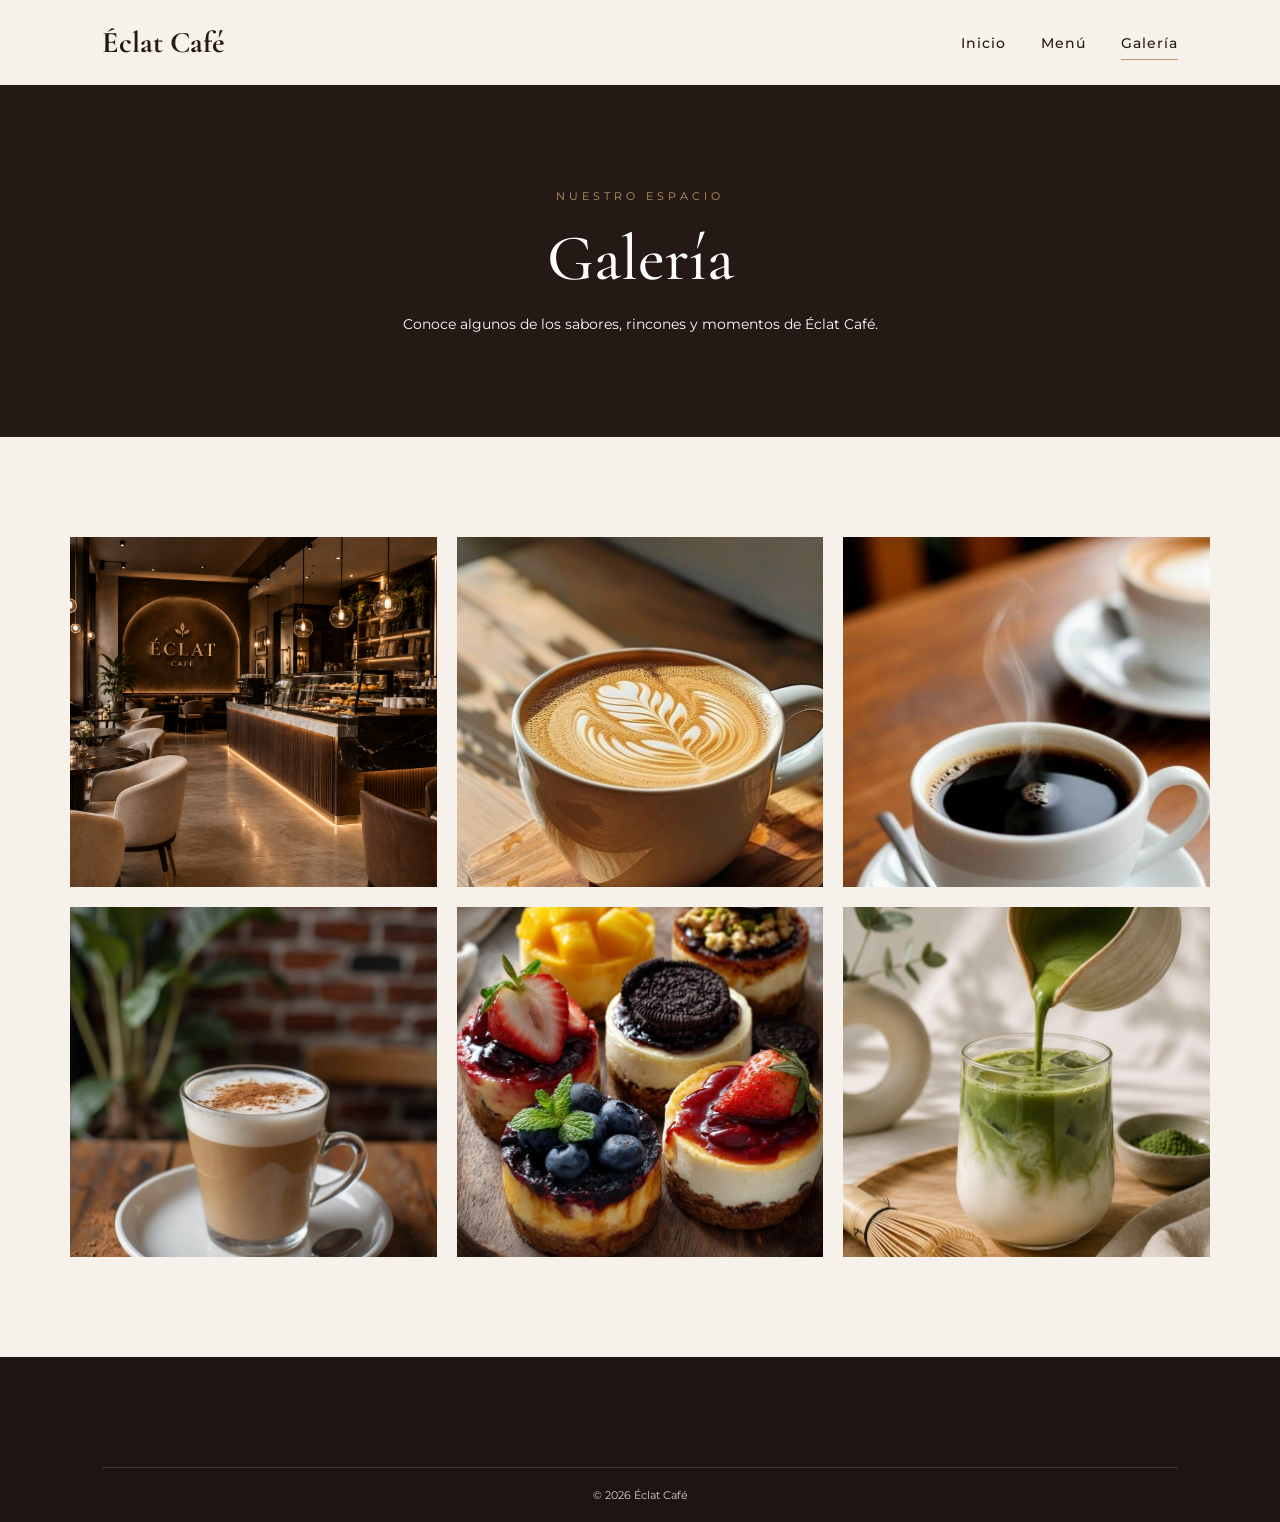
<file: galeria.html>
<!DOCTYPE html>
<html lang="es">
<head>
    <meta charset="UTF-8">
    <meta name="viewport" content="width=device-width, initial-scale=1.0">

    <title>Éclat Café | Galería</title>

    <link rel="stylesheet" href="css/estilos.css">
</head>

<body>

<header class="header">

    <a href="index.html" class="logo">
        Éclat Café
    </a>

    <nav class="navbar">
        <a href="index.html">Inicio</a>
        <a href="menu.html">Menú</a>
        <a href="galeria.html" class="activo">Galería</a>
    </nav>

</header>

<main>

    <section class="encabezado-pagina">

        <span>NUESTRO ESPACIO</span>

        <h1>Galería</h1>

        <p>
            Conoce algunos de los sabores,
            rincones y momentos de Éclat Café.
        </p>

    </section>

    <section class="galeria">

        <img src="img/Interior.png" alt="Interior de la cafetería">

        <img src="img/Latte.jfif" alt="Café latte">

        <img src="img/Americano.jfif" alt="Capuccino">

        <img src="img/Capuchino.jfif" alt="Café">

        <img src="img/Postres.jfif" alt="Postre">

        <img src="img/Matcha Latte.jfif" alt="Zona de cafetería">

    </section>

</main>

<footer>

    <div class="copyright">
        © 2026 Éclat Café
    </div>

</footer>

</body>
</html>
</file>
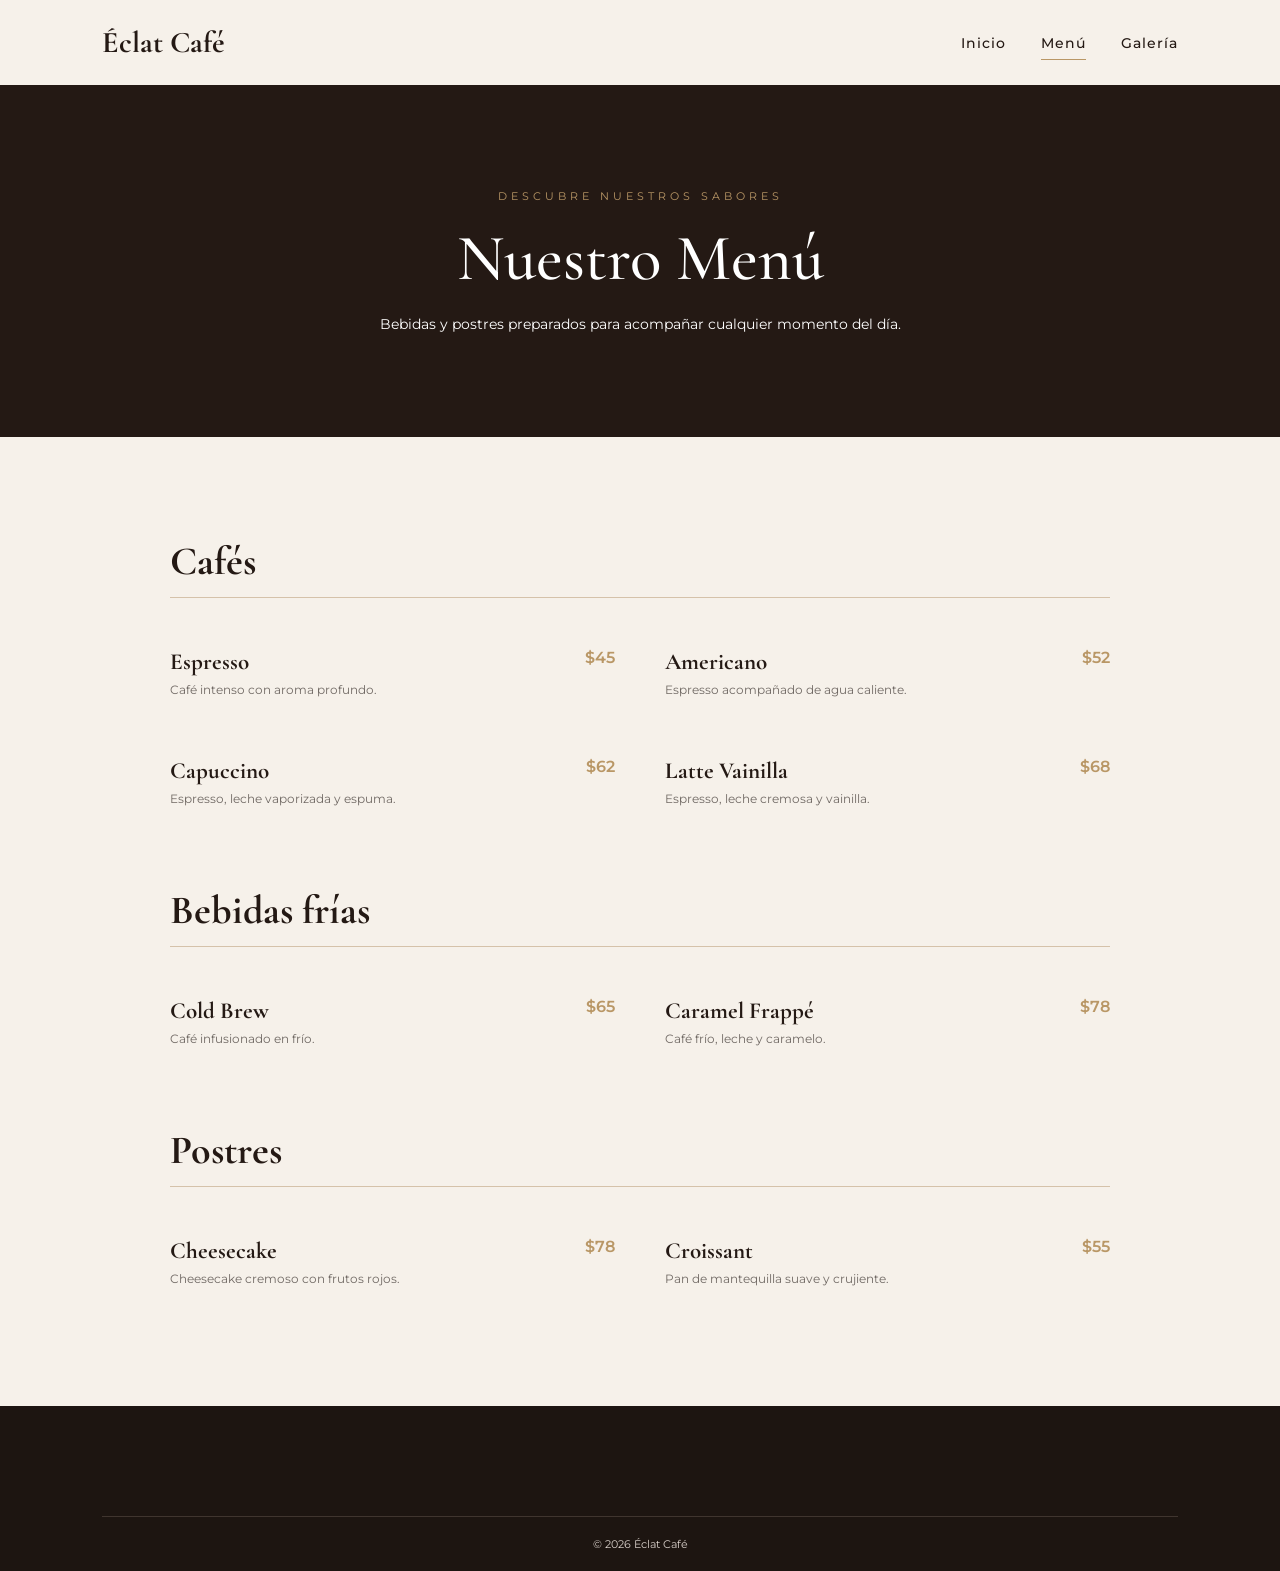
<file: menu.html>
<!DOCTYPE html>
<html lang="es">
<head>
<meta charset="UTF-8">
<meta name="viewport" content="width=device-width, initial-scale=1.0">
 
    <title>Éclat Café | Menú</title>
 
    <link rel="stylesheet" href="css/estilos.css">
</head>
 
<body>
 
<header class="header">
 
    <a href="index.html" class="logo">
        Éclat Café
</a>
 
    <nav class="navbar">
<a href="index.html">Inicio</a>
<a href="menu.html" class="activo">Menú</a>
<a href="galeria.html">Galería</a>
</nav>
 
</header>
 
<main>
 
    <section class="encabezado-pagina">
 
        <span>DESCUBRE NUESTROS SABORES</span>
 
        <h1>Nuestro Menú</h1>
 
        <p>
            Bebidas y postres preparados para acompañar
            cualquier momento del día.
</p>
 
    </section>
 
    <section class="menu">
 
        <h2>Cafés</h2>
 
        <div class="menu-grid">
 
            <article class="menu-item">
 
                <div>
<h3>Espresso</h3>
<p>
                        Café intenso con aroma profundo.
</p>
</div>
 
                <span>$45</span>
 
            </article>
 
            <article class="menu-item">
 
                <div>
<h3>Americano</h3>
<p>
                        Espresso acompañado de agua caliente.
</p>
</div>
 
                <span>$52</span>
 
            </article>
 
            <article class="menu-item">
 
                <div>
<h3>Capuccino</h3>
<p>
                        Espresso, leche vaporizada y espuma.
</p>
</div>
 
                <span>$62</span>
 
            </article>
 
            <article class="menu-item">
 
                <div>
<h3>Latte Vainilla</h3>
<p>
                        Espresso, leche cremosa y vainilla.
</p>
</div>
 
                <span>$68</span>
 
            </article>
 
        </div>
 
        <h2>Bebidas frías</h2>
 
        <div class="menu-grid">
 
            <article class="menu-item">
 
                <div>
<h3>Cold Brew</h3>
<p>
                        Café infusionado en frío.
</p>
</div>
 
                <span>$65</span>
 
            </article>
 
            <article class="menu-item">
 
                <div>
<h3>Caramel Frappé</h3>
<p>
                        Café frío, leche y caramelo.
</p>
</div>
 
                <span>$78</span>
 
            </article>
 
        </div>
 
        <h2>Postres</h2>
 
        <div class="menu-grid">
 
            <article class="menu-item">
 
                <div>
<h3>Cheesecake</h3>
 
                    <p>
                        Cheesecake cremoso con frutos rojos.
</p>
 
                </div>
 
                <span>$78</span>
 
            </article>
 
            <article class="menu-item">
 
                <div>
<h3>Croissant</h3>
 
                    <p>
                        Pan de mantequilla suave y crujiente.
</p>
 
                </div>
 
                <span>$55</span>
 
            </article>
 
        </div>
 
    </section>
 
</main>
 
<footer>
 
    <div class="copyright">
        © 2026 Éclat Café
</div>
 
</footer>
 
</body>
</html>
</file>
<file: css/estilos.css>
@import url('https://fonts.googleapis.com/css2?family=Cormorant+Garamond:wght@400;500;600;700&family=Montserrat:wght@300;400;500;600&display=swap');

:root {
    --cafe-oscuro: #241914;
    --cafe: #60412f;
    --beige: #d5c2aa;
    --crema: #f6f1ea;
    --dorado: #b99766;
    --blanco: #ffffff;
    --gris: #706964;
}

* {
    margin: 0;
    padding: 0;
    box-sizing: border-box;
}

html {
    scroll-behavior: smooth;
}

body {
    background: var(--crema);
    color: var(--cafe-oscuro);
    font-family: 'Montserrat', sans-serif;
}

/* HEADER */

.header {
    width: 100%;
    height: 85px;

    display: flex;
    justify-content: space-between;
    align-items: center;

    padding: 0 8%;

    background: var(--crema);
}

.logo {
    font-family: 'Cormorant Garamond', serif;

    font-size: 30px;
    font-weight: 700;

    color: var(--cafe-oscuro);
    text-decoration: none;
}

.navbar {
    display: flex;
    gap: 35px;
}

.navbar a {
    position: relative;

    color: var(--cafe-oscuro);
    text-decoration: none;

    font-size: 14px;
    font-weight: 500;

    letter-spacing: 1px;
}

.navbar a::after {
    content: "";

    position: absolute;

    width: 0;
    height: 1px;

    bottom: -8px;
    left: 0;

    background: var(--dorado);

    transition: .3s;
}

.navbar a:hover::after,
.navbar .activo::after {
    width: 100%;
}

/* HERO */

.hero {
    min-height: 650px;

    display: flex;
    align-items: center;

    padding: 0 9%;

    background:
        linear-gradient(
            90deg,
            rgba(28, 18, 13, .85),
            rgba(28, 18, 13, .25)
        ),
        url("../img/portada.jpg");

    background-position: center;
    background-size: cover;
}

.hero-contenido {
    max-width: 650px;
    color: white;
}

.hero-etiqueta,
.titulo-pequeno {
    color: var(--dorado);

    font-size: 12px;

    letter-spacing: 4px;
    font-weight: 600;
}

.hero h1 {
    margin: 20px 0;

    font-family: 'Cormorant Garamond', serif;

    font-size: clamp(55px, 6vw, 85px);
    font-weight: 500;

    line-height: .95;
}

.hero p {
    max-width: 540px;

    margin-bottom: 30px;

    line-height: 1.8;

    font-size: 15px;
}

.hero-botones {
    display: flex;
    gap: 20px;
}

/* BOTONES */

.btn-principal,
.btn-secundario {
    display: inline-block;

    padding: 15px 30px;

    text-decoration: none;

    font-size: 13px;
    letter-spacing: 1px;

    transition: .3s;
}

.btn-principal {
    background: var(--dorado);
    color: white;
}

.btn-principal:hover {
    background: #a1845d;
}

.btn-secundario {
    border: 1px solid white;
    color: white;
}

.btn-secundario:hover {
    background: white;
    color: var(--cafe-oscuro);
}

/* BIENVENIDA */

.bienvenida {
    max-width: 1200px;

    margin: auto;

    padding: 110px 30px;

    display: grid;

    grid-template-columns: 1fr 1fr;

    gap: 80px;

    align-items: center;
}

.bienvenida-texto h2,
.destacados h2 {
    margin: 15px 0 25px;

    font-family: 'Cormorant Garamond', serif;

    font-size: 48px;
    font-weight: 500;
}

.bienvenida-texto p {
    color: var(--gris);

    line-height: 1.9;

    font-size: 14px;
}

.enlace {
    display: inline-block;

    margin-top: 25px;

    color: var(--cafe);

    font-size: 13px;

    text-decoration: none;

    font-weight: 600;
}

.bienvenida-imagen img {
    width: 100%;
    height: 500px;

    object-fit: cover;
}

/* PRODUCTOS */

.destacados {
    padding: 100px 8%;

    background: #eee5da;

    text-align: center;
}

.productos {
    max-width: 1200px;

    margin: 50px auto;

    display: grid;

    grid-template-columns: repeat(3, 1fr);

    gap: 30px;

    text-align: left;
}

.producto {
    background: white;

    overflow: hidden;
}

.producto img {
    width: 100%;
    height: 300px;

    object-fit: cover;

    transition: .4s;
}

.producto:hover img {
    transform: scale(1.05);
}

.producto-info {
    padding: 25px;
}

.producto h3 {
    font-family: 'Cormorant Garamond', serif;

    font-size: 27px;
}

.producto p {
    margin: 10px 0 20px;

    color: var(--gris);

    font-size: 13px;

    line-height: 1.6;
}

.producto span {
    color: var(--dorado);

    font-weight: 600;
}

.boton-menu {
    margin-top: 10px;
}

/* FRASE */

.frase {
    padding: 110px 20px;

    background: var(--cafe-oscuro);

    text-align: center;
}

.frase p {
    max-width: 800px;

    margin: auto;

    color: white;

    font-family: 'Cormorant Garamond', serif;

    font-size: 42px;

    font-style: italic;
}

/* ENCABEZADO INTERNO */

.encabezado-pagina {
    padding: 100px 20px;

    background: var(--cafe-oscuro);

    color: white;

    text-align: center;
}

.encabezado-pagina span {
    color: var(--dorado);

    font-size: 11px;

    letter-spacing: 4px;
}

.encabezado-pagina h1 {
    margin: 15px;

    font-family: 'Cormorant Garamond', serif;

    font-size: 65px;

    font-weight: 500;
}

.encabezado-pagina p {
    max-width: 600px;

    margin: auto;

    line-height: 1.7;

    font-size: 14px;
}

/* MENÚ */

.menu {
    max-width: 1000px;

    margin: auto;

    padding: 100px 30px;
}

.menu h2 {
    margin: 60px 0 30px;

    padding-bottom: 12px;

    border-bottom: 1px solid var(--beige);

    font-family: 'Cormorant Garamond', serif;

    font-size: 40px;
}

.menu h2:first-child {
    margin-top: 0;
}

.menu-grid {
    display: grid;

    grid-template-columns: repeat(2, 1fr);

    gap: 20px 50px;
}

.menu-item {
    display: flex;

    justify-content: space-between;

    gap: 20px;

    padding: 20px 0;
}

.menu-item h3 {
    font-family: 'Cormorant Garamond', serif;

    font-size: 23px;
}

.menu-item p {
    margin-top: 6px;

    color: var(--gris);

    font-size: 12px;
}

.menu-item span {
    color: var(--dorado);

    font-weight: 600;
}

/* GALERÍA */

.galeria {
    max-width: 1200px;

    margin: auto;

    padding: 100px 30px;

    display: grid;

    grid-template-columns: repeat(3, 1fr);

    gap: 20px;
}

.galeria img {
    width: 100%;
    height: 350px;

    object-fit: cover;

    cursor: pointer;

    transition: .3s;
}

.galeria img:hover {
    transform: scale(.97);

    opacity: .85;
}

/* FOOTER */

footer {
    padding: 60px 8% 20px;

    background: #1d1511;

    color: #d9d0ca;
}

.footer-contenido {
    display: grid;

    grid-template-columns: 2fr 1fr 1fr;

    gap: 50px;

    max-width: 1200px;

    margin: auto;
}

.footer-contenido h3 {
    color: white;

    font-family: 'Cormorant Garamond', serif;

    font-size: 30px;
}

.footer-contenido h4 {
    color: var(--dorado);

    margin-bottom: 15px;
}

.footer-contenido p {
    margin: 7px 0;

    font-size: 12px;
}

.copyright {
    margin-top: 50px;

    padding-top: 20px;

    border-top: 1px solid #40352f;

    text-align: center;

    font-size: 11px;
}

/* RESPONSIVE */

@media (max-width: 800px) {

    .header {
        padding: 0 5%;
    }

    .navbar {
        gap: 15px;
    }

    .hero {
        min-height: 570px;
    }

    .hero h1 {
        font-size: 50px;
    }

    .bienvenida {
        grid-template-columns: 1fr;
    }

    .productos {
        grid-template-columns: 1fr;
    }

    .menu-grid {
        grid-template-columns: 1fr;
    }

    .galeria {
        grid-template-columns: 1fr 1fr;
    }

    .footer-contenido {
        grid-template-columns: 1fr;
    }

}

@media (max-width: 500px) {

    .logo {
        font-size: 22px;
    }

    .navbar a {
        font-size: 11px;
    }

    .hero-botones {
        flex-direction: column;
        align-items: flex-start;
    }

    .galeria {
        grid-template-columns: 1fr;
    }

}
</file>
